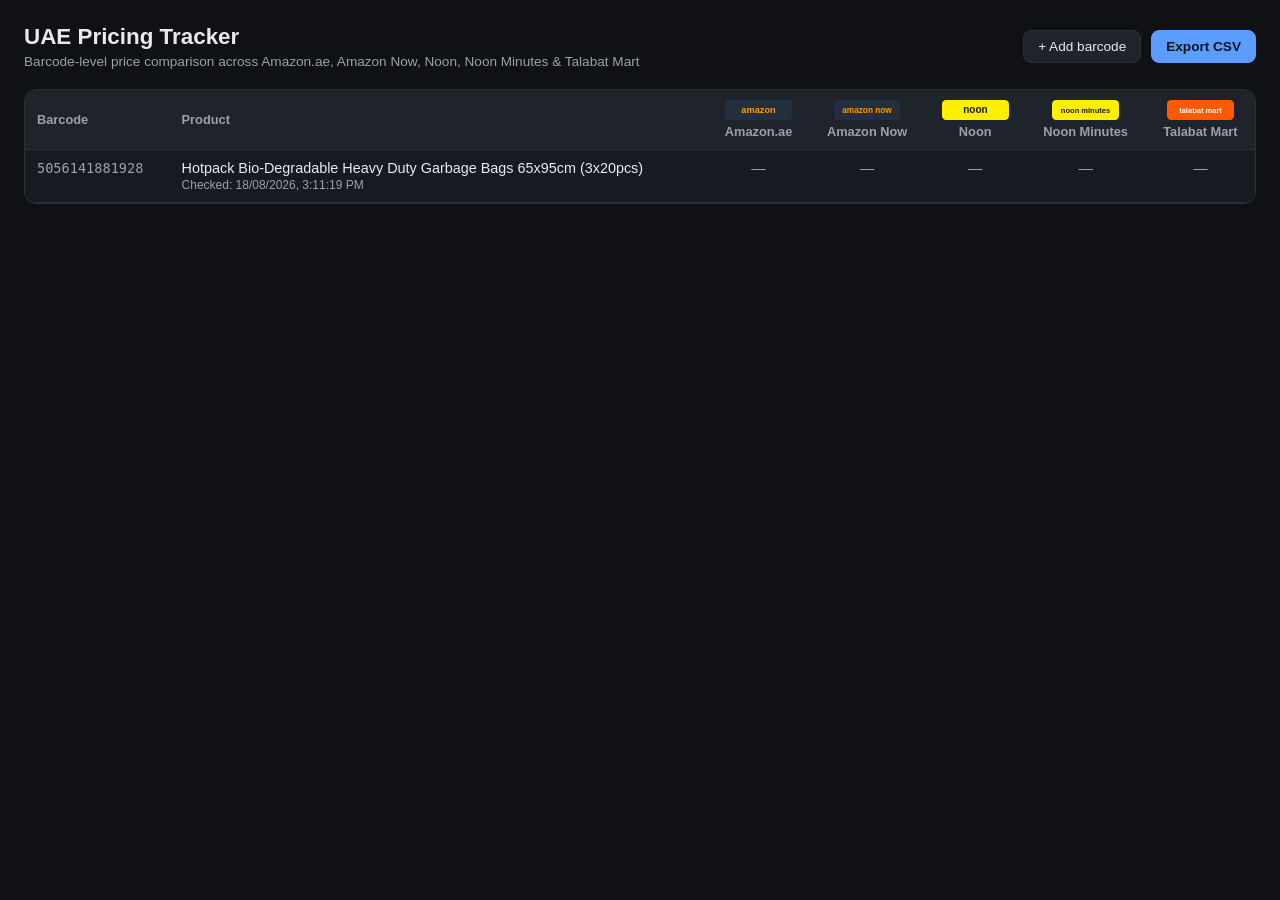
<file: docs/index.html>
<!doctype html>
<html lang="en">
<head>
  <meta charset="utf-8" />
  <meta name="viewport" content="width=device-width, initial-scale=1" />
  <title>UAE Pricing Tracker</title>
  <link rel="stylesheet" href="style.css" />
  <style>.hidden { display: none !important; }</style>
</head>
<body>
  <header>
    <div>
      <h1>UAE Pricing Tracker</h1>
      <div class="subtitle">Barcode-level price comparison across Amazon.ae, Amazon Now, Noon, Noon Minutes &amp; Talabat Mart</div>
    </div>
    <div class="actions">
      <a class="btn" href="add-product.html">+ Add barcode</a>
      <button id="export-btn" class="btn-primary">Export CSV</button>
    </div>
  </header>

  <div class="table-wrap" id="table-wrap">
    <table>
      <thead>
        <tr id="platform-head-row"></tr>
      </thead>
      <tbody id="price-tbody"></tbody>
    </table>
  </div>

  <div class="empty-state hidden" id="empty-state">
    No barcodes tracked yet. <a class="btn" href="add-product.html">Add your first one</a>.
  </div>

  <script src="platforms.js"></script>
  <script src="app.js"></script>
</body>
</html>
</file>
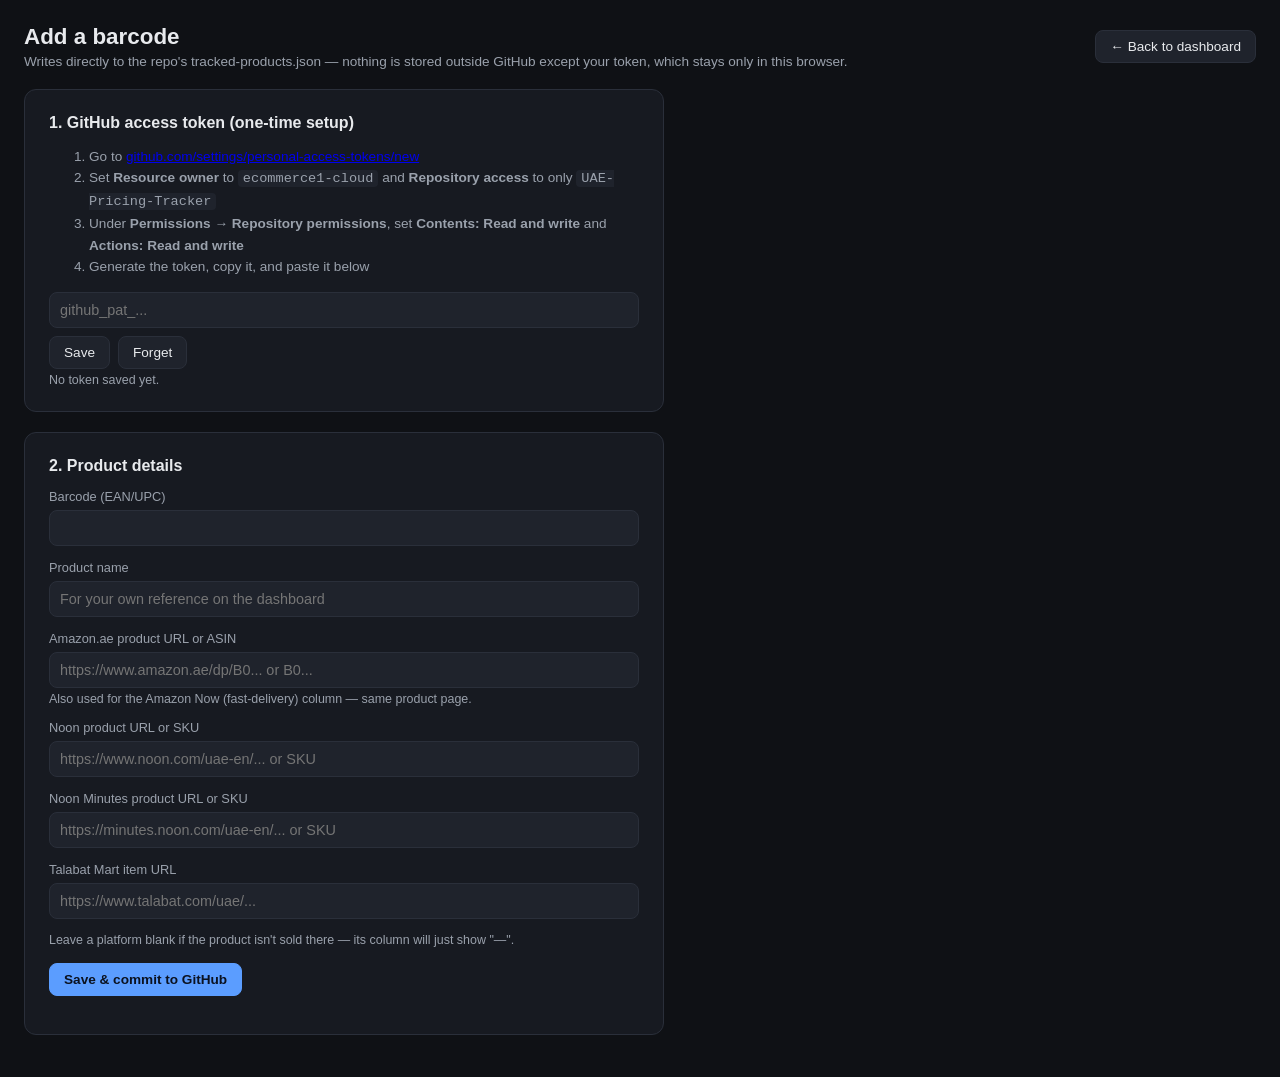
<file: docs/add-product.html>
<!doctype html>
<html lang="en">
<head>
  <meta charset="utf-8" />
  <meta name="viewport" content="width=device-width, initial-scale=1" />
  <title>Add Barcode — UAE Pricing Tracker</title>
  <link rel="stylesheet" href="style.css" />
  <style>
    .card { max-width: 640px; background: var(--surface); border: 1px solid var(--border); border-radius: 12px; padding: 24px; margin-bottom: 20px; }
    label { display: block; font-size: 0.8rem; color: var(--text-dim); margin: 14px 0 6px; }
    input[type="text"] { width: 100%; padding: 9px 10px; border-radius: 8px; border: 1px solid var(--border); background: var(--surface-2); color: var(--text); font-size: 0.9rem; }
    .hint { color: var(--text-dim); font-size: 0.78rem; margin-top: 4px; }
    .status { margin-top: 14px; font-size: 0.85rem; }
    .status.error { color: var(--bad); }
    .status.success { color: var(--ok); }
    .token-row { display: flex; gap: 8px; align-items: center; flex-wrap: wrap; }
    ol { color: var(--text-dim); font-size: 0.85rem; line-height: 1.6; }
    code { background: var(--surface-2); padding: 1px 5px; border-radius: 4px; }
  </style>
</head>
<body>
  <header>
    <div>
      <h1>Add a barcode</h1>
      <div class="subtitle">Writes directly to the repo's tracked-products.json — nothing is stored outside GitHub except your token, which stays only in this browser.</div>
    </div>
    <div class="actions"><a class="btn" href="index.html">← Back to dashboard</a></div>
  </header>

  <div class="card">
    <strong>1. GitHub access token (one-time setup)</strong>
    <ol>
      <li>Go to <a href="https://github.com/settings/personal-access-tokens/new" target="_blank" rel="noopener">github.com/settings/personal-access-tokens/new</a></li>
      <li>Set <strong>Resource owner</strong> to <code>ecommerce1-cloud</code> and <strong>Repository access</strong> to only <code>UAE-Pricing-Tracker</code></li>
      <li>Under <strong>Permissions → Repository permissions</strong>, set <strong>Contents: Read and write</strong> and <strong>Actions: Read and write</strong></li>
      <li>Generate the token, copy it, and paste it below</li>
    </ol>
    <div class="token-row">
      <input type="text" id="token-input" placeholder="github_pat_..." />
      <button id="save-token-btn">Save</button>
      <button id="forget-token-btn">Forget</button>
    </div>
    <div class="hint" id="token-status"></div>
  </div>

  <form class="card" id="add-product-form">
    <strong>2. Product details</strong>

    <label for="barcode">Barcode (EAN/UPC)</label>
    <input type="text" id="barcode" name="barcode" required />

    <label for="name">Product name</label>
    <input type="text" id="name" name="name" placeholder="For your own reference on the dashboard" />

    <label for="amazon">Amazon.ae product URL or ASIN</label>
    <input type="text" id="amazon" name="amazon" placeholder="https://www.amazon.ae/dp/B0... or B0..." />
    <div class="hint">Also used for the Amazon Now (fast-delivery) column — same product page.</div>

    <label for="noon">Noon product URL or SKU</label>
    <input type="text" id="noon" name="noon" placeholder="https://www.noon.com/uae-en/... or SKU" />

    <label for="noon_minutes">Noon Minutes product URL or SKU</label>
    <input type="text" id="noon_minutes" name="noon_minutes" placeholder="https://minutes.noon.com/uae-en/... or SKU" />

    <label for="talabat">Talabat Mart item URL</label>
    <input type="text" id="talabat" name="talabat" placeholder="https://www.talabat.com/uae/..." />

    <div class="hint" style="margin-top:14px;">Leave a platform blank if the product isn't sold there — its column will just show "—".</div>

    <button type="submit" class="btn-primary" style="margin-top:16px;">Save &amp; commit to GitHub</button>
    <div class="status" id="status"></div>
  </form>

  <script src="platforms.js"></script>
  <script src="add-product.js"></script>
</body>
</html>
</file>
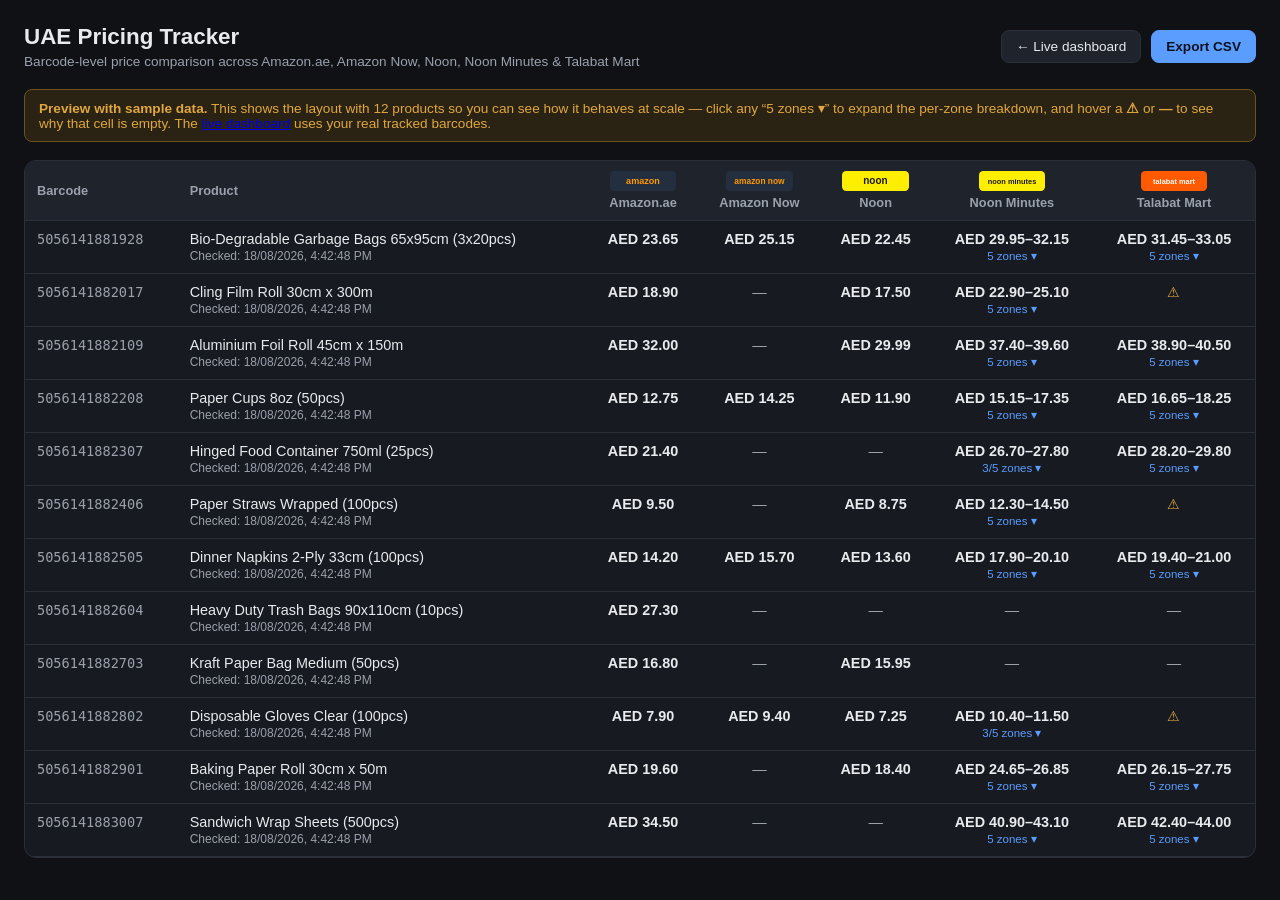
<file: docs/demo.html>
<!doctype html>
<html lang="en">
<head>
  <meta charset="utf-8" />
  <meta name="viewport" content="width=device-width, initial-scale=1" />
  <title>Dashboard preview — UAE Pricing Tracker</title>
  <link rel="stylesheet" href="style.css" />
  <style>
    .hidden { display: none !important; }
    .demo-banner {
      background: #2a2213; border: 1px solid #6b5320; color: #e0a83e;
      padding: 10px 14px; border-radius: 8px; margin-bottom: 18px; font-size: 0.85rem;
    }
  </style>
</head>
<body>
  <header>
    <div>
      <h1>UAE Pricing Tracker</h1>
      <div class="subtitle">Barcode-level price comparison across Amazon.ae, Amazon Now, Noon, Noon Minutes &amp; Talabat Mart</div>
    </div>
    <div class="actions">
      <a class="btn" href="index.html">← Live dashboard</a>
      <button id="export-btn" class="btn-primary">Export CSV</button>
    </div>
  </header>

  <div class="demo-banner">
    <strong>Preview with sample data.</strong> This shows the layout with 12 products so you can see
    how it behaves at scale — click any “5 zones ▾” to expand the per-zone breakdown, and hover a
    <strong>⚠</strong> or <strong>—</strong> to see why that cell is empty. The
    <a href="index.html">live dashboard</a> uses your real tracked barcodes.
  </div>

  <div class="table-wrap" id="table-wrap">
    <table>
      <thead><tr id="platform-head-row"></tr></thead>
      <tbody id="price-tbody"></tbody>
    </table>
  </div>
  <div class="empty-state hidden" id="empty-state"></div>

  <script src="platforms.js"></script>
  <script>window.DEMO_DATA = {"tracked":{"5056141881928":{"name":"Bio-Degradable Garbage Bags 65x95cm (3x20pcs)","platforms":{}},"5056141882017":{"name":"Cling Film Roll 30cm x 300m","platforms":{}},"5056141882109":{"name":"Aluminium Foil Roll 45cm x 150m","platforms":{}},"5056141882208":{"name":"Paper Cups 8oz (50pcs)","platforms":{}},"5056141882307":{"name":"Hinged Food Container 750ml (25pcs)","platforms":{}},"5056141882406":{"name":"Paper Straws Wrapped (100pcs)","platforms":{}},"5056141882505":{"name":"Dinner Napkins 2-Ply 33cm (100pcs)","platforms":{}},"5056141882604":{"name":"Heavy Duty Trash Bags 90x110cm (10pcs)","platforms":{}},"5056141882703":{"name":"Kraft Paper Bag Medium (50pcs)","platforms":{}},"5056141882802":{"name":"Disposable Gloves Clear (100pcs)","platforms":{}},"5056141882901":{"name":"Baking Paper Roll 30cm x 50m","platforms":{}},"5056141883007":{"name":"Sandwich Wrap Sheets (500pcs)","platforms":{}}},"latest":{"5056141881928":{"name":"Bio-Degradable Garbage Bags 65x95cm (3x20pcs)","checked_at":"2026-08-18T16:42:48.183Z","platforms":{"amazon_core":{"price":23.65,"currency":"AED","available":true,"error":null},"amazon_fast":{"price":25.15,"currency":"AED","available":true,"error":null},"noon_retail":{"price":22.45,"currency":"AED","available":true,"error":null},"noon_minutes":{"zones":{"marina_jbr":{"price":29.95,"currency":"AED","available":true,"error":null},"downtown_businessbay":{"price":30.5,"currency":"AED","available":true,"error":null},"deira_burdubai":{"price":31.05,"currency":"AED","available":true,"error":null},"jumeirah_albarsha":{"price":31.6,"currency":"AED","available":true,"error":null},"dso_academiccity":{"price":32.15,"currency":"AED","available":true,"error":null}}},"talabat_mart":{"zones":{"marina_jbr":{"price":31.45,"currency":"AED","available":true,"error":null},"downtown_businessbay":{"price":31.85,"currency":"AED","available":true,"error":null},"deira_burdubai":{"price":32.25,"currency":"AED","available":true,"error":null},"jumeirah_albarsha":{"price":32.65,"currency":"AED","available":true,"error":null},"dso_academiccity":{"price":33.05,"currency":"AED","available":true,"error":null}}}}},"5056141882017":{"name":"Cling Film Roll 30cm x 300m","checked_at":"2026-08-18T16:42:48.183Z","platforms":{"amazon_core":{"price":18.9,"currency":"AED","available":true,"error":null},"amazon_fast":{"price":null,"currency":"AED","available":false,"error":"product not eligible for fast-delivery tier at this address"},"noon_retail":{"price":17.5,"currency":"AED","available":true,"error":null},"noon_minutes":{"zones":{"marina_jbr":{"price":22.9,"currency":"AED","available":true,"error":null},"downtown_businessbay":{"price":23.45,"currency":"AED","available":true,"error":null},"deira_burdubai":{"price":24,"currency":"AED","available":true,"error":null},"jumeirah_albarsha":{"price":24.55,"currency":"AED","available":true,"error":null},"dso_academiccity":{"price":25.1,"currency":"AED","available":true,"error":null}}},"talabat_mart":{"zones":{"marina_jbr":{"price":null,"currency":"AED","available":false,"error":"blocked: Cloudflare bot challenge served instead of the product page (datacenter IP). See SETUP.md."},"downtown_businessbay":{"price":null,"currency":"AED","available":false,"error":"blocked: Cloudflare bot challenge served instead of the product page (datacenter IP). See SETUP.md."},"deira_burdubai":{"price":null,"currency":"AED","available":false,"error":"blocked: Cloudflare bot challenge served instead of the product page (datacenter IP). See SETUP.md."},"jumeirah_albarsha":{"price":null,"currency":"AED","available":false,"error":"blocked: Cloudflare bot challenge served instead of the product page (datacenter IP). See SETUP.md."},"dso_academiccity":{"price":null,"currency":"AED","available":false,"error":"blocked: Cloudflare bot challenge served instead of the product page (datacenter IP). See SETUP.md."}}}}},"5056141882109":{"name":"Aluminium Foil Roll 45cm x 150m","checked_at":"2026-08-18T16:42:48.183Z","platforms":{"amazon_core":{"price":32,"currency":"AED","available":true,"error":null},"amazon_fast":{"price":null,"currency":"AED","available":false,"error":"product not eligible for fast-delivery tier at this address"},"noon_retail":{"price":29.99,"currency":"AED","available":true,"error":null},"noon_minutes":{"zones":{"marina_jbr":{"price":37.4,"currency":"AED","available":true,"error":null},"downtown_businessbay":{"price":37.95,"currency":"AED","available":true,"error":null},"deira_burdubai":{"price":38.5,"currency":"AED","available":true,"error":null},"jumeirah_albarsha":{"price":39.05,"currency":"AED","available":true,"error":null},"dso_academiccity":{"price":39.6,"currency":"AED","available":true,"error":null}}},"talabat_mart":{"zones":{"marina_jbr":{"price":38.9,"currency":"AED","available":true,"error":null},"downtown_businessbay":{"price":39.3,"currency":"AED","available":true,"error":null},"deira_burdubai":{"price":39.7,"currency":"AED","available":true,"error":null},"jumeirah_albarsha":{"price":40.1,"currency":"AED","available":true,"error":null},"dso_academiccity":{"price":40.5,"currency":"AED","available":true,"error":null}}}}},"5056141882208":{"name":"Paper Cups 8oz (50pcs)","checked_at":"2026-08-18T16:42:48.183Z","platforms":{"amazon_core":{"price":12.75,"currency":"AED","available":true,"error":null},"amazon_fast":{"price":14.25,"currency":"AED","available":true,"error":null},"noon_retail":{"price":11.9,"currency":"AED","available":true,"error":null},"noon_minutes":{"zones":{"marina_jbr":{"price":15.15,"currency":"AED","available":true,"error":null},"downtown_businessbay":{"price":15.7,"currency":"AED","available":true,"error":null},"deira_burdubai":{"price":16.25,"currency":"AED","available":true,"error":null},"jumeirah_albarsha":{"price":16.8,"currency":"AED","available":true,"error":null},"dso_academiccity":{"price":17.35,"currency":"AED","available":true,"error":null}}},"talabat_mart":{"zones":{"marina_jbr":{"price":16.65,"currency":"AED","available":true,"error":null},"downtown_businessbay":{"price":17.05,"currency":"AED","available":true,"error":null},"deira_burdubai":{"price":17.45,"currency":"AED","available":true,"error":null},"jumeirah_albarsha":{"price":17.85,"currency":"AED","available":true,"error":null},"dso_academiccity":{"price":18.25,"currency":"AED","available":true,"error":null}}}}},"5056141882307":{"name":"Hinged Food Container 750ml (25pcs)","checked_at":"2026-08-18T16:42:48.183Z","platforms":{"amazon_core":{"price":21.4,"currency":"AED","available":true,"error":null},"amazon_fast":{"price":null,"currency":"AED","available":false,"error":"product not eligible for fast-delivery tier at this address"},"noon_retail":{"price":null,"currency":"AED","available":false,"error":"not tracked on this platform"},"noon_minutes":{"zones":{"marina_jbr":{"price":26.7,"currency":"AED","available":true,"error":null},"downtown_businessbay":{"price":27.25,"currency":"AED","available":true,"error":null},"deira_burdubai":{"price":27.8,"currency":"AED","available":true,"error":null},"jumeirah_albarsha":{"price":null,"currency":"AED","available":false,"error":"price not found for zone 'jumeirah_albarsha' (out of coverage)"},"dso_academiccity":{"price":null,"currency":"AED","available":false,"error":"price not found for zone 'dso_academiccity' (out of coverage)"}}},"talabat_mart":{"zones":{"marina_jbr":{"price":28.2,"currency":"AED","available":true,"error":null},"downtown_businessbay":{"price":28.6,"currency":"AED","available":true,"error":null},"deira_burdubai":{"price":29,"currency":"AED","available":true,"error":null},"jumeirah_albarsha":{"price":29.4,"currency":"AED","available":true,"error":null},"dso_academiccity":{"price":29.8,"currency":"AED","available":true,"error":null}}}}},"5056141882406":{"name":"Paper Straws Wrapped (100pcs)","checked_at":"2026-08-18T16:42:48.183Z","platforms":{"amazon_core":{"price":9.5,"currency":"AED","available":true,"error":null},"amazon_fast":{"price":null,"currency":"AED","available":false,"error":"product not eligible for fast-delivery tier at this address"},"noon_retail":{"price":8.75,"currency":"AED","available":true,"error":null},"noon_minutes":{"zones":{"marina_jbr":{"price":12.3,"currency":"AED","available":true,"error":null},"downtown_businessbay":{"price":12.85,"currency":"AED","available":true,"error":null},"deira_burdubai":{"price":13.4,"currency":"AED","available":true,"error":null},"jumeirah_albarsha":{"price":13.95,"currency":"AED","available":true,"error":null},"dso_academiccity":{"price":14.5,"currency":"AED","available":true,"error":null}}},"talabat_mart":{"zones":{"marina_jbr":{"price":null,"currency":"AED","available":false,"error":"blocked: Cloudflare bot challenge served instead of the product page (datacenter IP). See SETUP.md."},"downtown_businessbay":{"price":null,"currency":"AED","available":false,"error":"blocked: Cloudflare bot challenge served instead of the product page (datacenter IP). See SETUP.md."},"deira_burdubai":{"price":null,"currency":"AED","available":false,"error":"blocked: Cloudflare bot challenge served instead of the product page (datacenter IP). See SETUP.md."},"jumeirah_albarsha":{"price":null,"currency":"AED","available":false,"error":"blocked: Cloudflare bot challenge served instead of the product page (datacenter IP). See SETUP.md."},"dso_academiccity":{"price":null,"currency":"AED","available":false,"error":"blocked: Cloudflare bot challenge served instead of the product page (datacenter IP). See SETUP.md."}}}}},"5056141882505":{"name":"Dinner Napkins 2-Ply 33cm (100pcs)","checked_at":"2026-08-18T16:42:48.183Z","platforms":{"amazon_core":{"price":14.2,"currency":"AED","available":true,"error":null},"amazon_fast":{"price":15.7,"currency":"AED","available":true,"error":null},"noon_retail":{"price":13.6,"currency":"AED","available":true,"error":null},"noon_minutes":{"zones":{"marina_jbr":{"price":17.9,"currency":"AED","available":true,"error":null},"downtown_businessbay":{"price":18.45,"currency":"AED","available":true,"error":null},"deira_burdubai":{"price":19,"currency":"AED","available":true,"error":null},"jumeirah_albarsha":{"price":19.55,"currency":"AED","available":true,"error":null},"dso_academiccity":{"price":20.1,"currency":"AED","available":true,"error":null}}},"talabat_mart":{"zones":{"marina_jbr":{"price":19.4,"currency":"AED","available":true,"error":null},"downtown_businessbay":{"price":19.8,"currency":"AED","available":true,"error":null},"deira_burdubai":{"price":20.2,"currency":"AED","available":true,"error":null},"jumeirah_albarsha":{"price":20.6,"currency":"AED","available":true,"error":null},"dso_academiccity":{"price":21,"currency":"AED","available":true,"error":null}}}}},"5056141882604":{"name":"Heavy Duty Trash Bags 90x110cm (10pcs)","checked_at":"2026-08-18T16:42:48.183Z","platforms":{"amazon_core":{"price":27.3,"currency":"AED","available":true,"error":null},"amazon_fast":{"price":null,"currency":"AED","available":false,"error":"product not eligible for fast-delivery tier at this address"},"noon_retail":{"price":null,"currency":"AED","available":false,"error":"not tracked on this platform"},"noon_minutes":{"zones":{"marina_jbr":{"price":null,"currency":"AED","available":false,"error":"not tracked on this platform"},"downtown_businessbay":{"price":null,"currency":"AED","available":false,"error":"not tracked on this platform"},"deira_burdubai":{"price":null,"currency":"AED","available":false,"error":"not tracked on this platform"},"jumeirah_albarsha":{"price":null,"currency":"AED","available":false,"error":"not tracked on this platform"},"dso_academiccity":{"price":null,"currency":"AED","available":false,"error":"not tracked on this platform"}}},"talabat_mart":{"zones":{"marina_jbr":{"price":null,"currency":"AED","available":false,"error":"not tracked on this platform"},"downtown_businessbay":{"price":null,"currency":"AED","available":false,"error":"not tracked on this platform"},"deira_burdubai":{"price":null,"currency":"AED","available":false,"error":"not tracked on this platform"},"jumeirah_albarsha":{"price":null,"currency":"AED","available":false,"error":"not tracked on this platform"},"dso_academiccity":{"price":null,"currency":"AED","available":false,"error":"not tracked on this platform"}}}}},"5056141882703":{"name":"Kraft Paper Bag Medium (50pcs)","checked_at":"2026-08-18T16:42:48.183Z","platforms":{"amazon_core":{"price":16.8,"currency":"AED","available":true,"error":null},"amazon_fast":{"price":null,"currency":"AED","available":false,"error":"product not eligible for fast-delivery tier at this address"},"noon_retail":{"price":15.95,"currency":"AED","available":true,"error":null},"noon_minutes":{"zones":{"marina_jbr":{"price":null,"currency":"AED","available":false,"error":"not tracked on this platform"},"downtown_businessbay":{"price":null,"currency":"AED","available":false,"error":"not tracked on this platform"},"deira_burdubai":{"price":null,"currency":"AED","available":false,"error":"not tracked on this platform"},"jumeirah_albarsha":{"price":null,"currency":"AED","available":false,"error":"not tracked on this platform"},"dso_academiccity":{"price":null,"currency":"AED","available":false,"error":"not tracked on this platform"}}},"talabat_mart":{"zones":{"marina_jbr":{"price":null,"currency":"AED","available":false,"error":"not tracked on this platform"},"downtown_businessbay":{"price":null,"currency":"AED","available":false,"error":"not tracked on this platform"},"deira_burdubai":{"price":null,"currency":"AED","available":false,"error":"not tracked on this platform"},"jumeirah_albarsha":{"price":null,"currency":"AED","available":false,"error":"not tracked on this platform"},"dso_academiccity":{"price":null,"currency":"AED","available":false,"error":"not tracked on this platform"}}}}},"5056141882802":{"name":"Disposable Gloves Clear (100pcs)","checked_at":"2026-08-18T16:42:48.183Z","platforms":{"amazon_core":{"price":7.9,"currency":"AED","available":true,"error":null},"amazon_fast":{"price":9.4,"currency":"AED","available":true,"error":null},"noon_retail":{"price":7.25,"currency":"AED","available":true,"error":null},"noon_minutes":{"zones":{"marina_jbr":{"price":10.4,"currency":"AED","available":true,"error":null},"downtown_businessbay":{"price":10.95,"currency":"AED","available":true,"error":null},"deira_burdubai":{"price":11.5,"currency":"AED","available":true,"error":null},"jumeirah_albarsha":{"price":null,"currency":"AED","available":false,"error":"price not found for zone 'jumeirah_albarsha' (out of coverage)"},"dso_academiccity":{"price":null,"currency":"AED","available":false,"error":"price not found for zone 'dso_academiccity' (out of coverage)"}}},"talabat_mart":{"zones":{"marina_jbr":{"price":null,"currency":"AED","available":false,"error":"blocked: Cloudflare bot challenge served instead of the product page (datacenter IP). See SETUP.md."},"downtown_businessbay":{"price":null,"currency":"AED","available":false,"error":"blocked: Cloudflare bot challenge served instead of the product page (datacenter IP). See SETUP.md."},"deira_burdubai":{"price":null,"currency":"AED","available":false,"error":"blocked: Cloudflare bot challenge served instead of the product page (datacenter IP). See SETUP.md."},"jumeirah_albarsha":{"price":null,"currency":"AED","available":false,"error":"blocked: Cloudflare bot challenge served instead of the product page (datacenter IP). See SETUP.md."},"dso_academiccity":{"price":null,"currency":"AED","available":false,"error":"blocked: Cloudflare bot challenge served instead of the product page (datacenter IP). See SETUP.md."}}}}},"5056141882901":{"name":"Baking Paper Roll 30cm x 50m","checked_at":"2026-08-18T16:42:48.183Z","platforms":{"amazon_core":{"price":19.6,"currency":"AED","available":true,"error":null},"amazon_fast":{"price":null,"currency":"AED","available":false,"error":"product not eligible for fast-delivery tier at this address"},"noon_retail":{"price":18.4,"currency":"AED","available":true,"error":null},"noon_minutes":{"zones":{"marina_jbr":{"price":24.65,"currency":"AED","available":true,"error":null},"downtown_businessbay":{"price":25.2,"currency":"AED","available":true,"error":null},"deira_burdubai":{"price":25.75,"currency":"AED","available":true,"error":null},"jumeirah_albarsha":{"price":26.3,"currency":"AED","available":true,"error":null},"dso_academiccity":{"price":26.85,"currency":"AED","available":true,"error":null}}},"talabat_mart":{"zones":{"marina_jbr":{"price":26.15,"currency":"AED","available":true,"error":null},"downtown_businessbay":{"price":26.55,"currency":"AED","available":true,"error":null},"deira_burdubai":{"price":26.95,"currency":"AED","available":true,"error":null},"jumeirah_albarsha":{"price":27.35,"currency":"AED","available":true,"error":null},"dso_academiccity":{"price":27.75,"currency":"AED","available":true,"error":null}}}}},"5056141883007":{"name":"Sandwich Wrap Sheets (500pcs)","checked_at":"2026-08-18T16:42:48.183Z","platforms":{"amazon_core":{"price":34.5,"currency":"AED","available":true,"error":null},"amazon_fast":{"price":null,"currency":"AED","available":false,"error":"product not eligible for fast-delivery tier at this address"},"noon_retail":{"price":null,"currency":"AED","available":false,"error":"not tracked on this platform"},"noon_minutes":{"zones":{"marina_jbr":{"price":40.9,"currency":"AED","available":true,"error":null},"downtown_businessbay":{"price":41.45,"currency":"AED","available":true,"error":null},"deira_burdubai":{"price":42,"currency":"AED","available":true,"error":null},"jumeirah_albarsha":{"price":42.55,"currency":"AED","available":true,"error":null},"dso_academiccity":{"price":43.1,"currency":"AED","available":true,"error":null}}},"talabat_mart":{"zones":{"marina_jbr":{"price":42.4,"currency":"AED","available":true,"error":null},"downtown_businessbay":{"price":42.8,"currency":"AED","available":true,"error":null},"deira_burdubai":{"price":43.2,"currency":"AED","available":true,"error":null},"jumeirah_albarsha":{"price":43.6,"currency":"AED","available":true,"error":null},"dso_academiccity":{"price":44,"currency":"AED","available":true,"error":null}}}}}}};</script>
  <script src="app.js"></script>
</body>
</html>
</file>
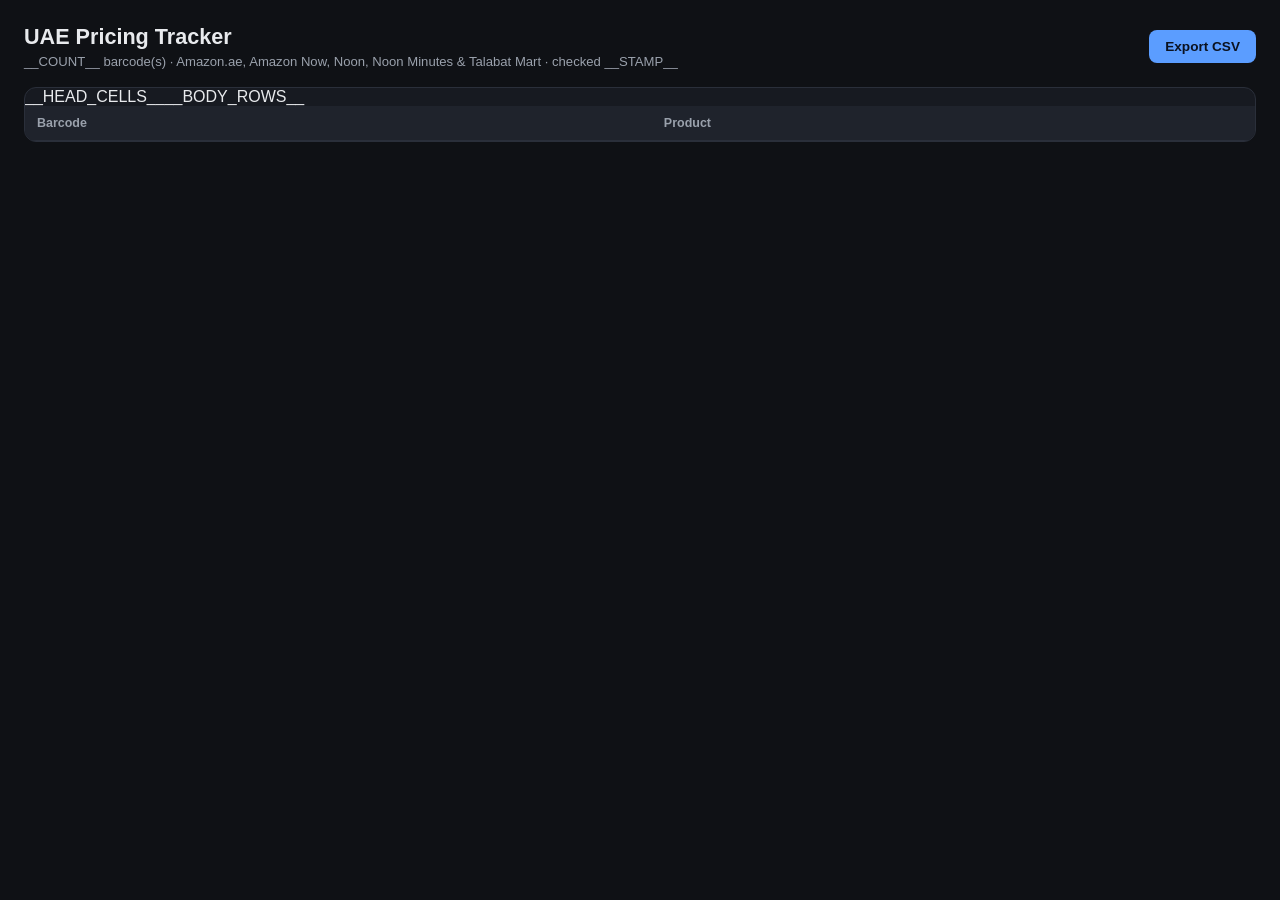
<file: scraper/report_template.html>
<!doctype html>
<html lang="en"><head><meta charset="utf-8"/>
<meta name="viewport" content="width=device-width,initial-scale=1"/>
<title>UAE Pricing Tracker &mdash; __STAMP__</title>
<style>
:root{--bg:#0f1115;--surface:#171a21;--s2:#1f232c;--bd:#2a2f3a;--tx:#e8eaed;--dim:#9aa1ac;--acc:#5b9dff;--warn:#e0a83e;
font-family:-apple-system,BlinkMacSystemFont,"Segoe UI",Roboto,Helvetica,Arial,sans-serif}
*{box-sizing:border-box}
body{margin:0;background:var(--bg);color:var(--tx);padding:24px}
header{display:flex;justify-content:space-between;align-items:center;flex-wrap:wrap;gap:12px;margin-bottom:18px}
h1{font-size:1.35rem;margin:0}
.sub{color:var(--dim);font-size:.82rem;margin-top:4px}
button{background:var(--acc);color:#0b1220;border:0;border-radius:8px;padding:9px 16px;font-size:.85rem;font-weight:600;cursor:pointer}
.wrap{overflow-x:auto;border:1px solid var(--bd);border-radius:12px;background:var(--surface)}
table{border-collapse:collapse;width:100%;min-width:900px}
thead th{position:sticky;top:0;background:var(--s2);border-bottom:1px solid var(--bd);padding:10px 12px;text-align:left;font-size:.78rem;color:var(--dim);white-space:nowrap}
.ph{display:flex;flex-direction:column;align-items:center;gap:4px}
.ph img{height:20px}
tbody td{padding:10px 12px;border-bottom:1px solid var(--bd);font-size:.88rem;vertical-align:top}
tbody tr:hover{background:rgba(255,255,255,.02)}
.bc{font-family:Consolas,monospace;font-size:.83rem;color:var(--dim);white-space:nowrap}
.pn{font-weight:500}
.pc{text-align:center}
.price{font-weight:600}
.na{color:var(--dim);font-style:italic;cursor:help}
.na.blocked{color:var(--warn);font-style:normal}
.ztog{display:block;margin-top:2px;font-size:.7rem;color:var(--acc);cursor:pointer}
.zbreak{margin-top:6px;text-align:left;font-size:.74rem;color:var(--dim);border-top:1px dashed var(--bd);padding-top:6px}
.zbreak div{display:flex;justify-content:space-between;gap:10px;padding:1px 0}
.hide{display:none}
</style></head><body>
<header>
  <div><h1>UAE Pricing Tracker</h1>
  <div class="sub">__COUNT__ barcode(s) &middot; Amazon.ae, Amazon Now, Noon, Noon Minutes &amp; Talabat Mart &middot; checked __STAMP__</div></div>
  <button id="x">Export CSV</button>
</header>
<div class="wrap"><table>
<thead><tr><th>Barcode</th><th>Product</th>__HEAD_CELLS__</tr></thead>
<tbody>__BODY_ROWS__</tbody>
</table></div>
<script>
const ROWS = __ROWS_JSON__;
document.querySelectorAll('.ztog').forEach(function (t) {
  t.addEventListener('click', function () { t.nextElementSibling.classList.toggle('hide'); });
});
document.getElementById('x').addEventListener('click', function () {
  var csv = ROWS.map(function (r) {
    return r.map(function (v) { return '"' + String(v).replace(/"/g, '""') + '"'; }).join(',');
  }).join('\n');
  var a = document.createElement('a');
  a.href = URL.createObjectURL(new Blob([csv], { type: 'text/csv;charset=utf-8;' }));
  a.download = 'uae-prices-__DATE__.csv';
  document.body.appendChild(a); a.click(); a.remove();
});
</script></body></html>
</file>
<file: docs/style.css>
:root {
  --bg: #0f1115;
  --surface: #171a21;
  --surface-2: #1f232c;
  --border: #2a2f3a;
  --text: #e8eaed;
  --text-dim: #9aa1ac;
  --accent: #5b9dff;
  --ok: #3ecf8e;
  --warn: #e0a83e;
  --bad: #e05c5c;
  font-family: -apple-system, BlinkMacSystemFont, "Segoe UI", Roboto, Helvetica, Arial, sans-serif;
}

* { box-sizing: border-box; }

body {
  margin: 0;
  background: var(--bg);
  color: var(--text);
  padding: 24px;
}

header {
  display: flex;
  align-items: center;
  justify-content: space-between;
  flex-wrap: wrap;
  gap: 12px;
  margin-bottom: 20px;
}

h1 {
  font-size: 1.4rem;
  margin: 0;
}

.subtitle {
  color: var(--text-dim);
  font-size: 0.85rem;
  margin-top: 4px;
}

.actions {
  display: flex;
  gap: 10px;
}

button, .btn {
  background: var(--surface-2);
  color: var(--text);
  border: 1px solid var(--border);
  border-radius: 8px;
  padding: 8px 14px;
  font-size: 0.85rem;
  cursor: pointer;
  text-decoration: none;
  display: inline-flex;
  align-items: center;
  gap: 6px;
}

button:hover, .btn:hover {
  border-color: var(--accent);
}

.btn-primary {
  background: var(--accent);
  border-color: var(--accent);
  color: #0b1220;
  font-weight: 600;
}

.table-wrap {
  overflow-x: auto;
  border: 1px solid var(--border);
  border-radius: 12px;
  background: var(--surface);
}

table {
  border-collapse: collapse;
  width: 100%;
  min-width: 900px;
}

thead th {
  position: sticky;
  top: 0;
  background: var(--surface-2);
  border-bottom: 1px solid var(--border);
  padding: 10px 12px;
  text-align: left;
  font-size: 0.8rem;
  color: var(--text-dim);
  white-space: nowrap;
}

.platform-header {
  display: flex;
  flex-direction: column;
  align-items: center;
  gap: 4px;
}

.platform-header img {
  height: 20px;
  width: auto;
}

tbody td {
  padding: 10px 12px;
  border-bottom: 1px solid var(--border);
  font-size: 0.9rem;
  vertical-align: top;
}

tbody tr:hover {
  background: rgba(255, 255, 255, 0.02);
}

.barcode-cell {
  font-family: "SFMono-Regular", Consolas, monospace;
  font-size: 0.85rem;
  color: var(--text-dim);
}

.product-name {
  color: var(--text);
  font-weight: 500;
  display: block;
}

.price-cell {
  text-align: center;
}

.price {
  font-weight: 600;
}

.price.unavailable {
  color: var(--text-dim);
  font-weight: 400;
  font-style: italic;
}

.zone-toggle {
  display: block;
  margin-top: 2px;
  font-size: 0.72rem;
  color: var(--accent);
  cursor: pointer;
}

.zone-breakdown {
  margin-top: 6px;
  text-align: left;
  font-size: 0.75rem;
  color: var(--text-dim);
  border-top: 1px dashed var(--border);
  padding-top: 6px;
}

.zone-breakdown div {
  display: flex;
  justify-content: space-between;
  gap: 8px;
  padding: 1px 0;
}

.empty-state {
  padding: 40px;
  text-align: center;
  color: var(--text-dim);
}

.checked-at {
  color: var(--text-dim);
  font-size: 0.75rem;
}

/* Hoverable explanation for empty cells; blocked-by-platform is called out
   distinctly from "not sold here" so the two aren't confused. */
.price.unavailable {
  cursor: help;
}

.price.unavailable.blocked {
  color: var(--warn);
  font-style: normal;
}
</file>
